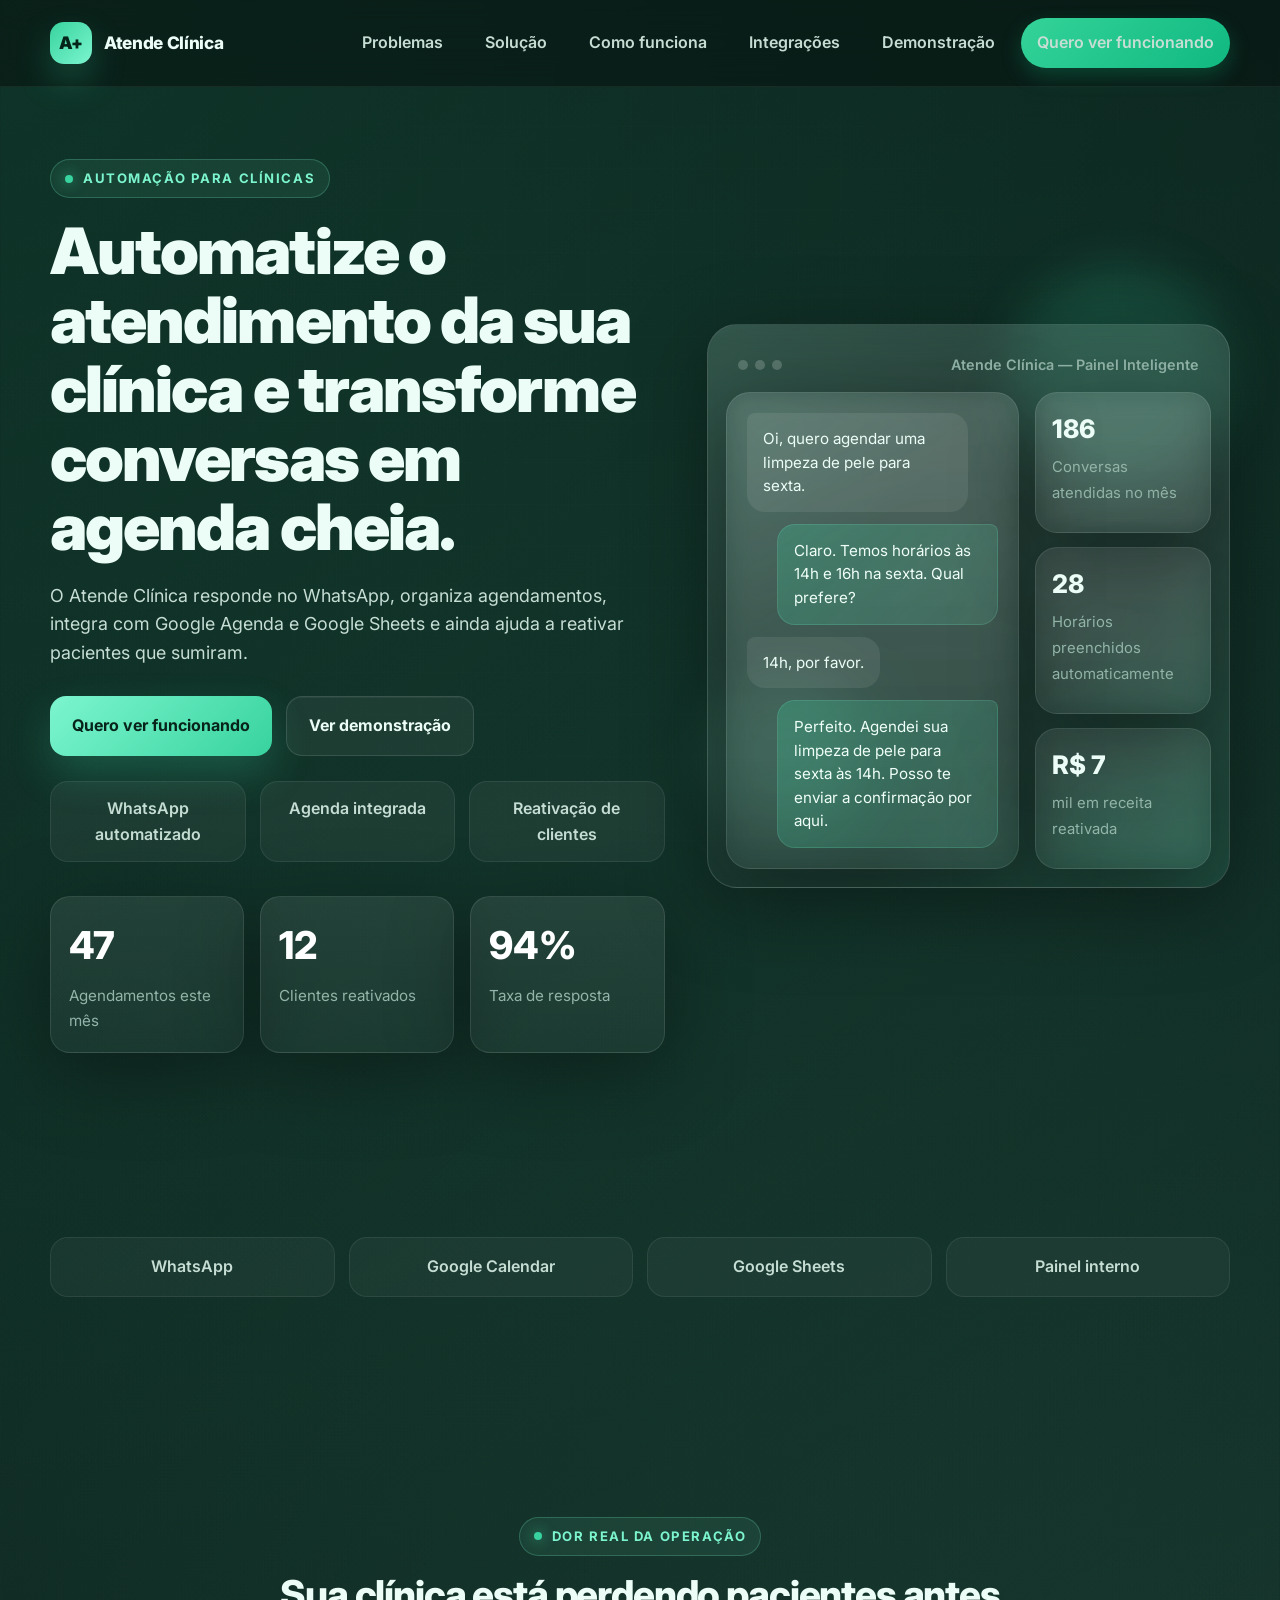
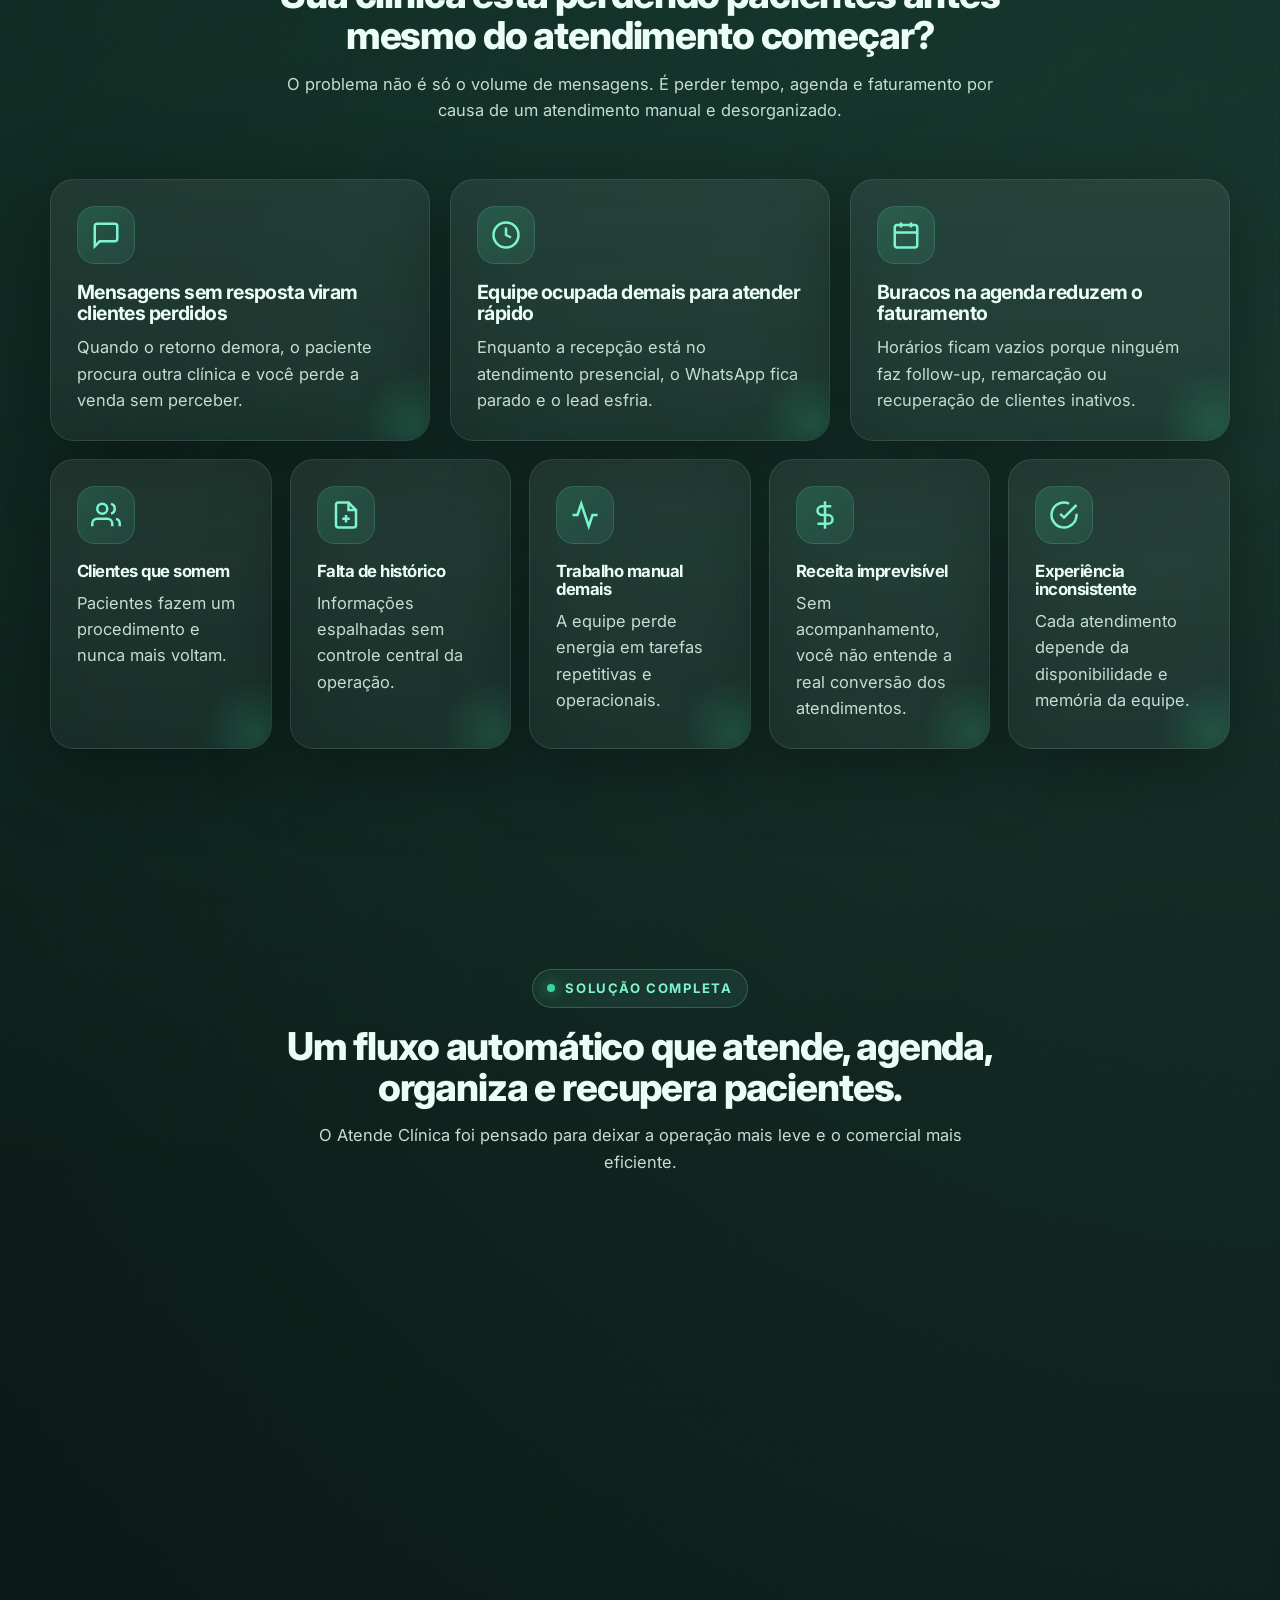
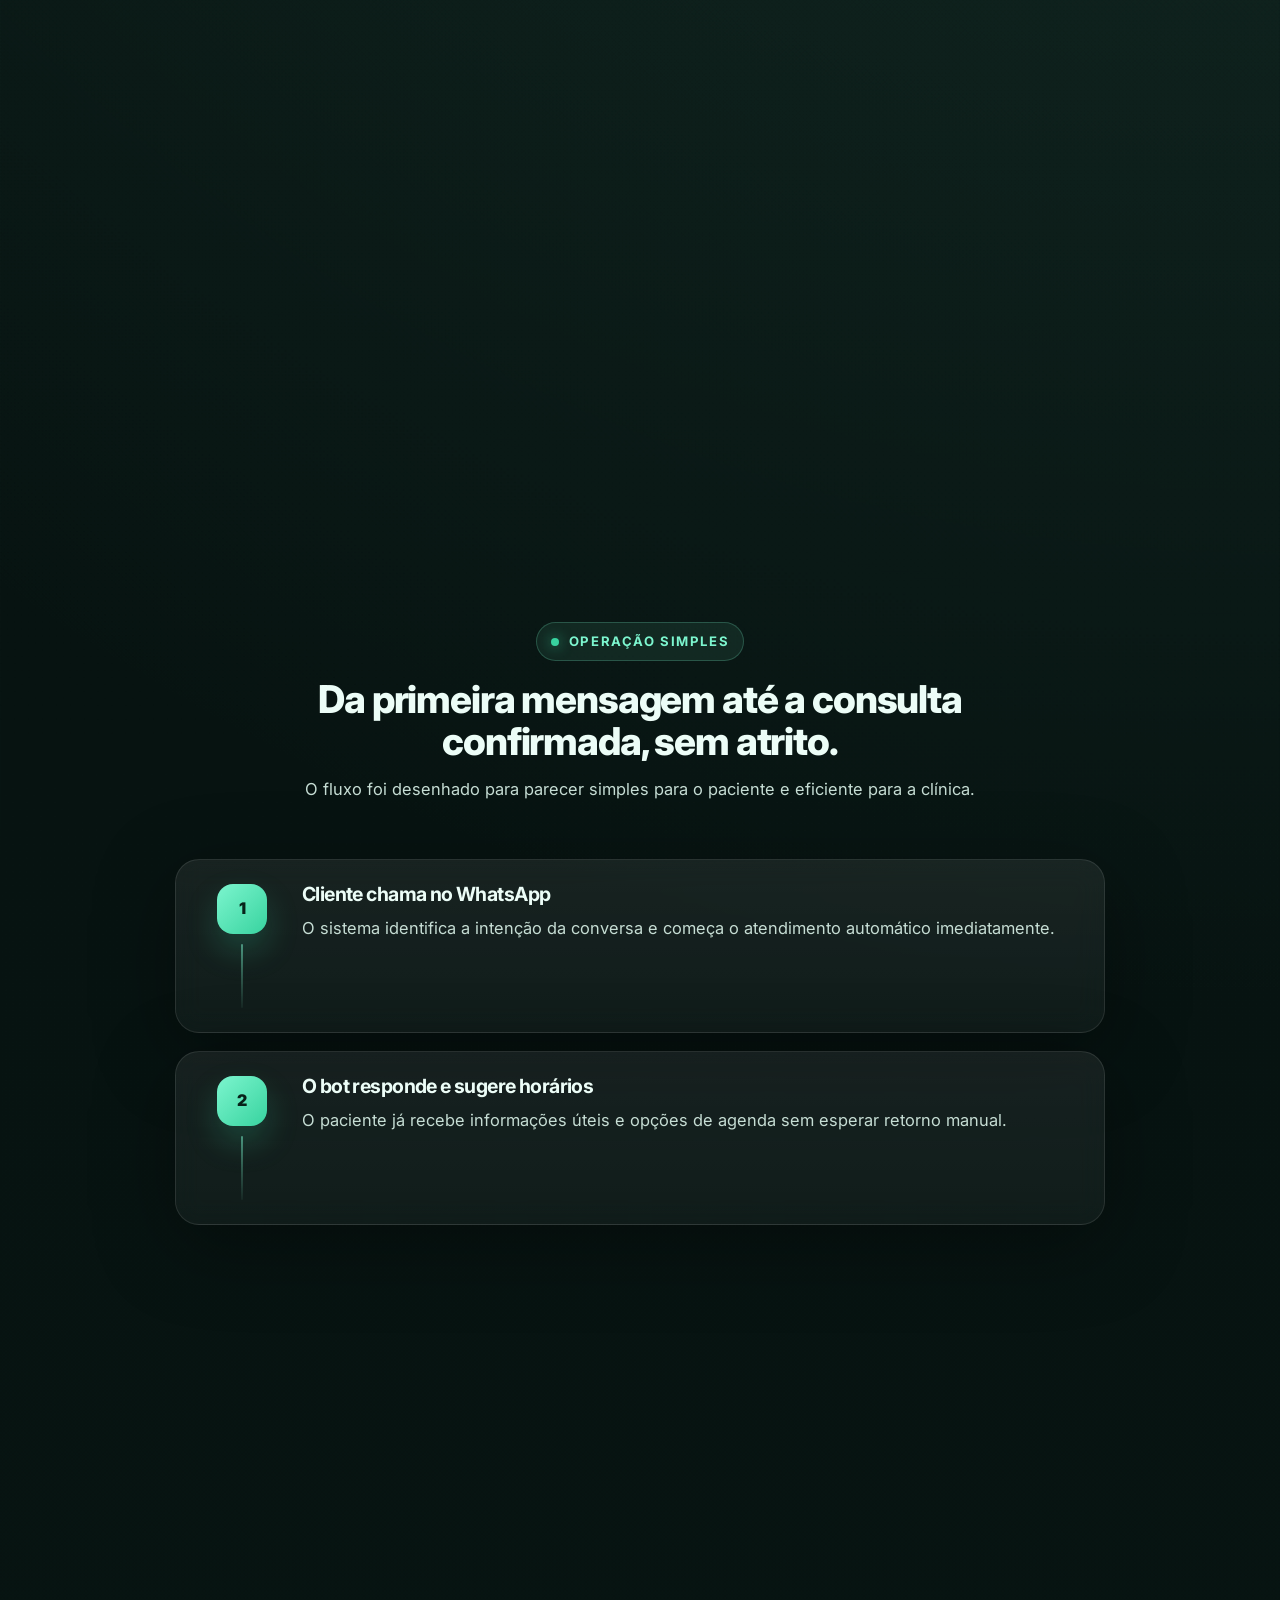
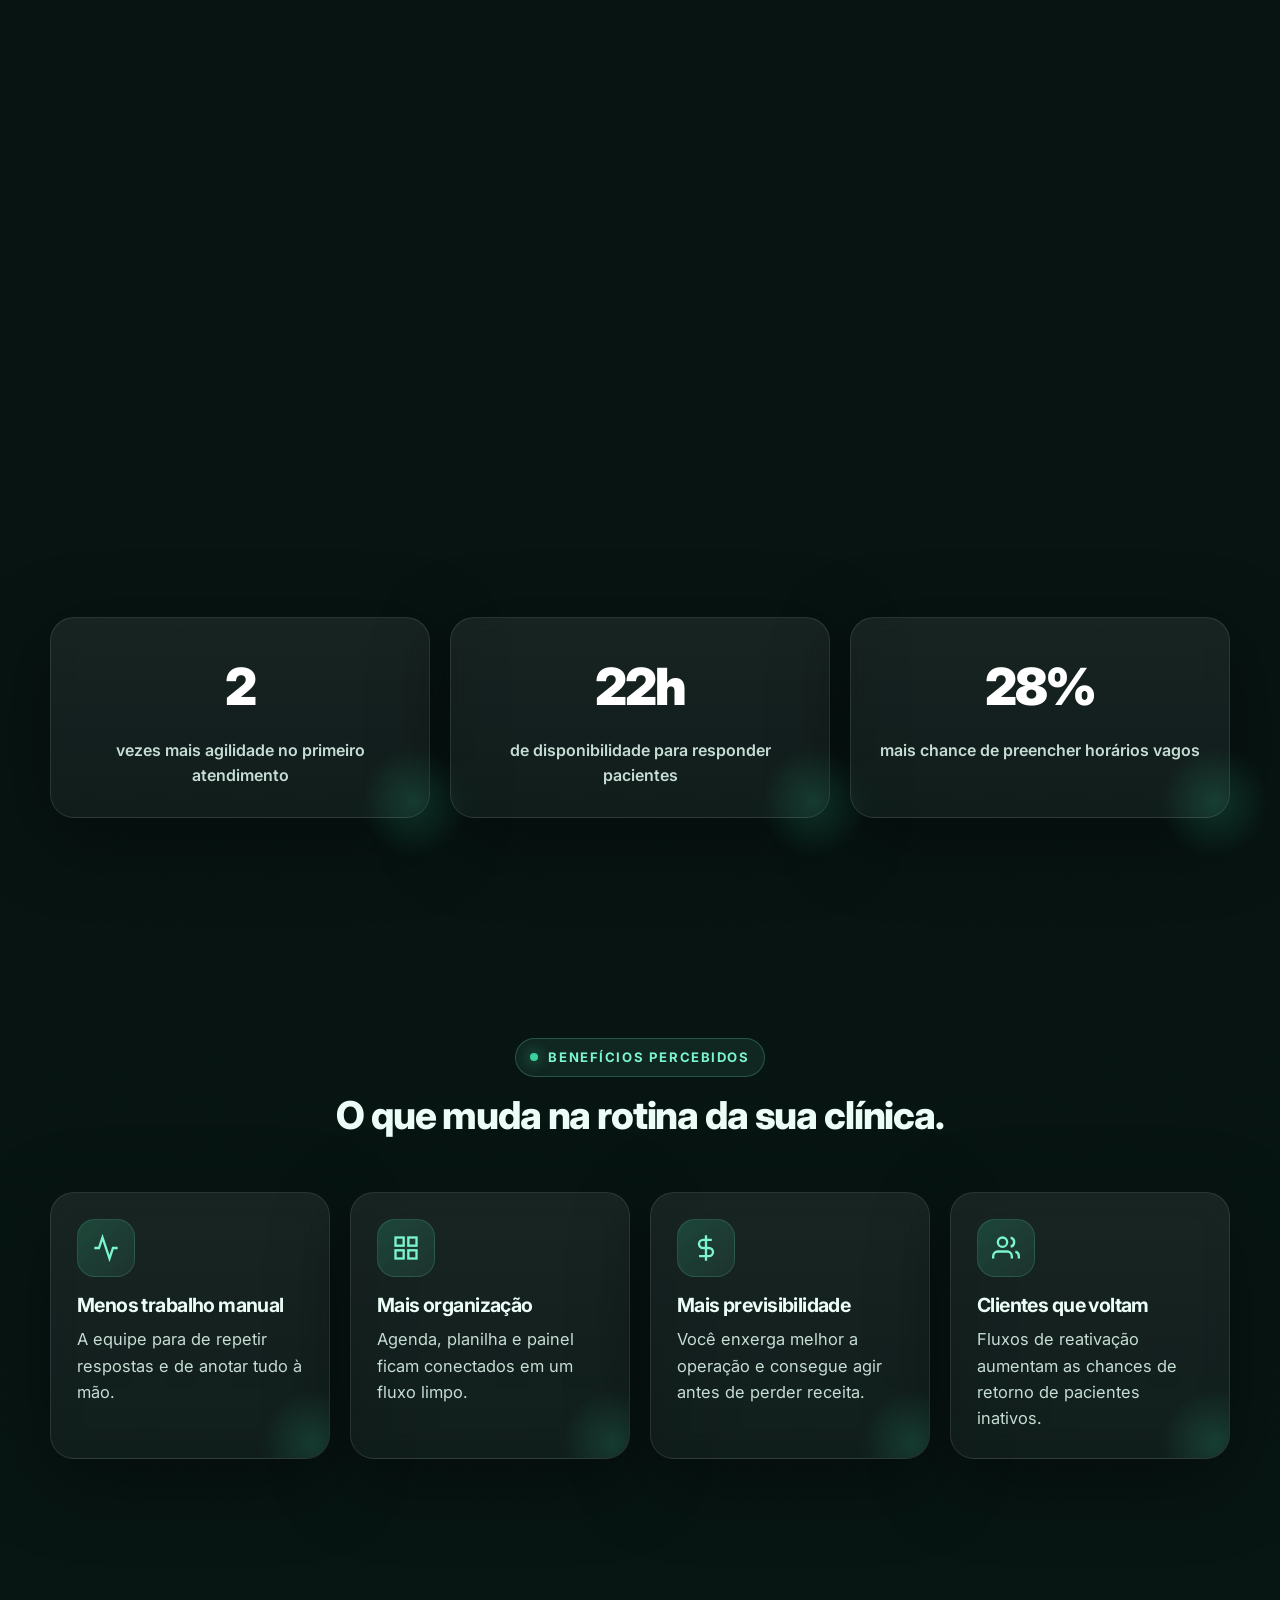
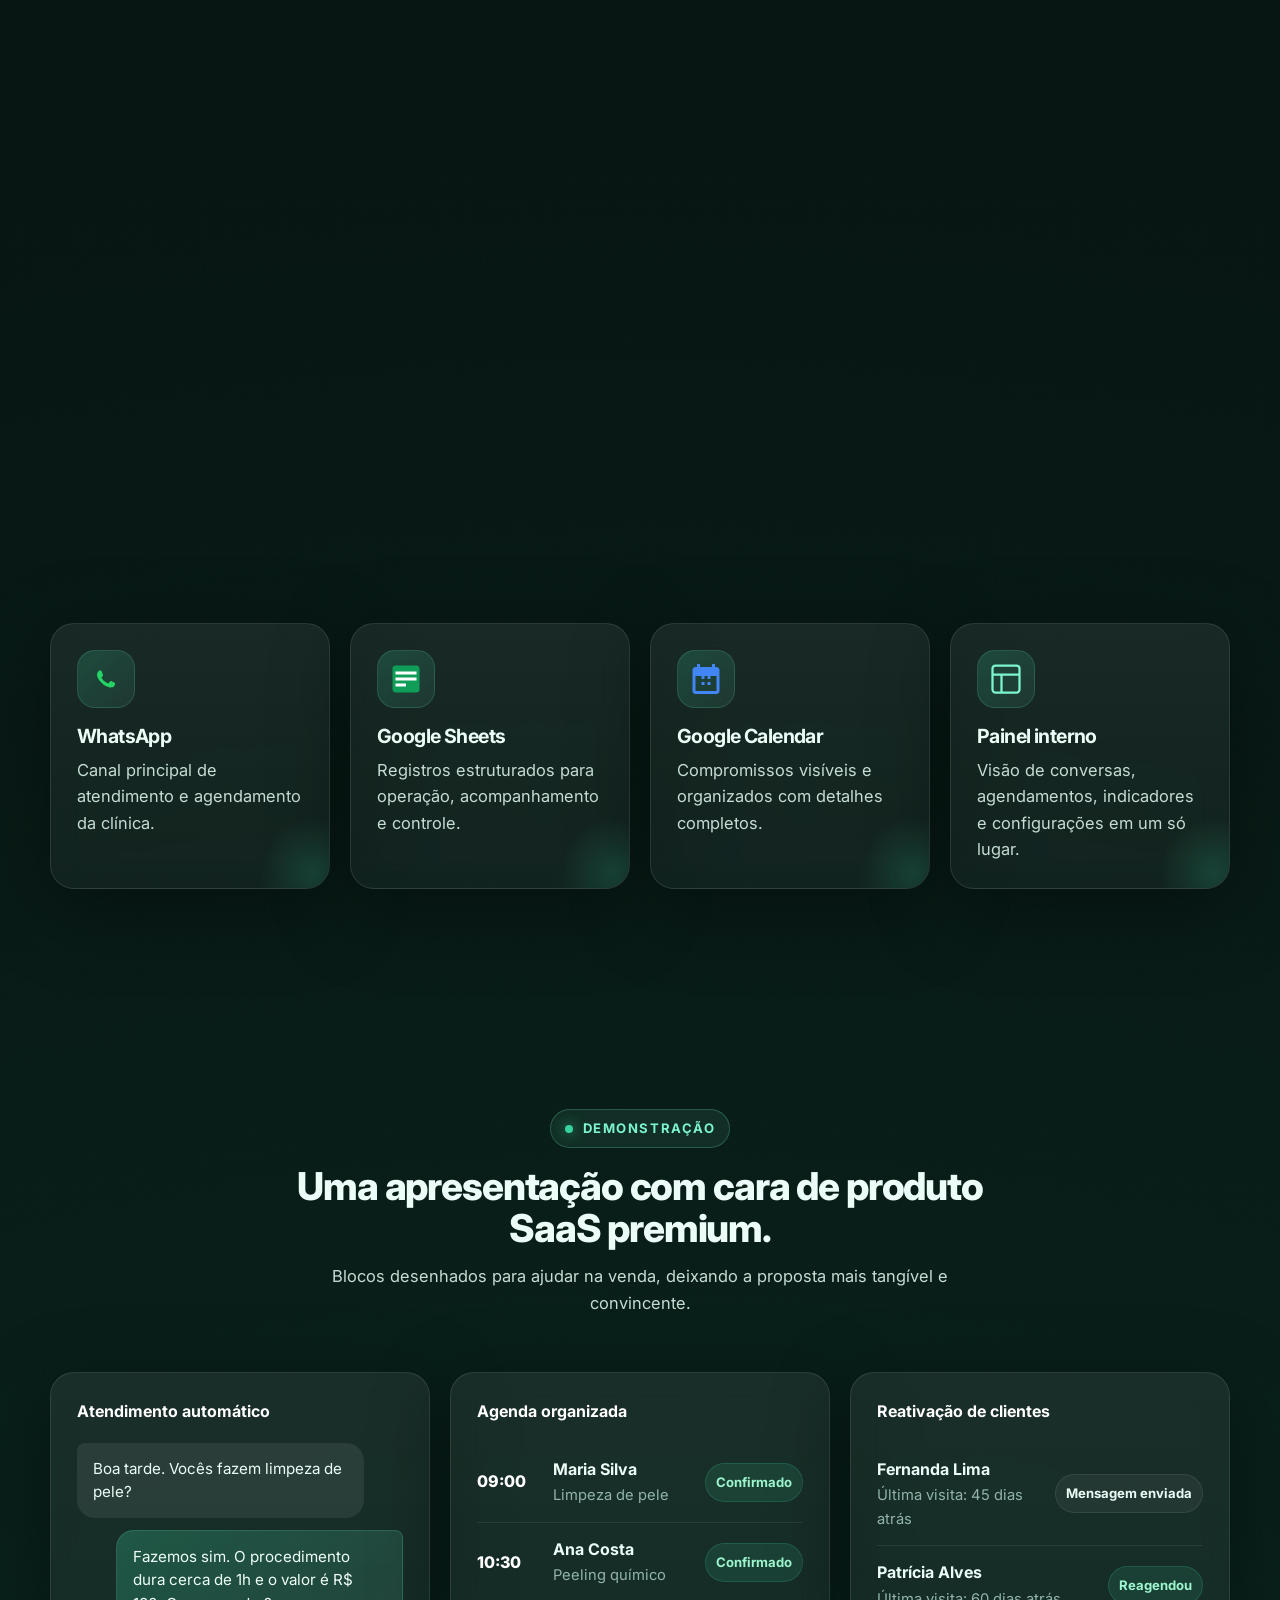
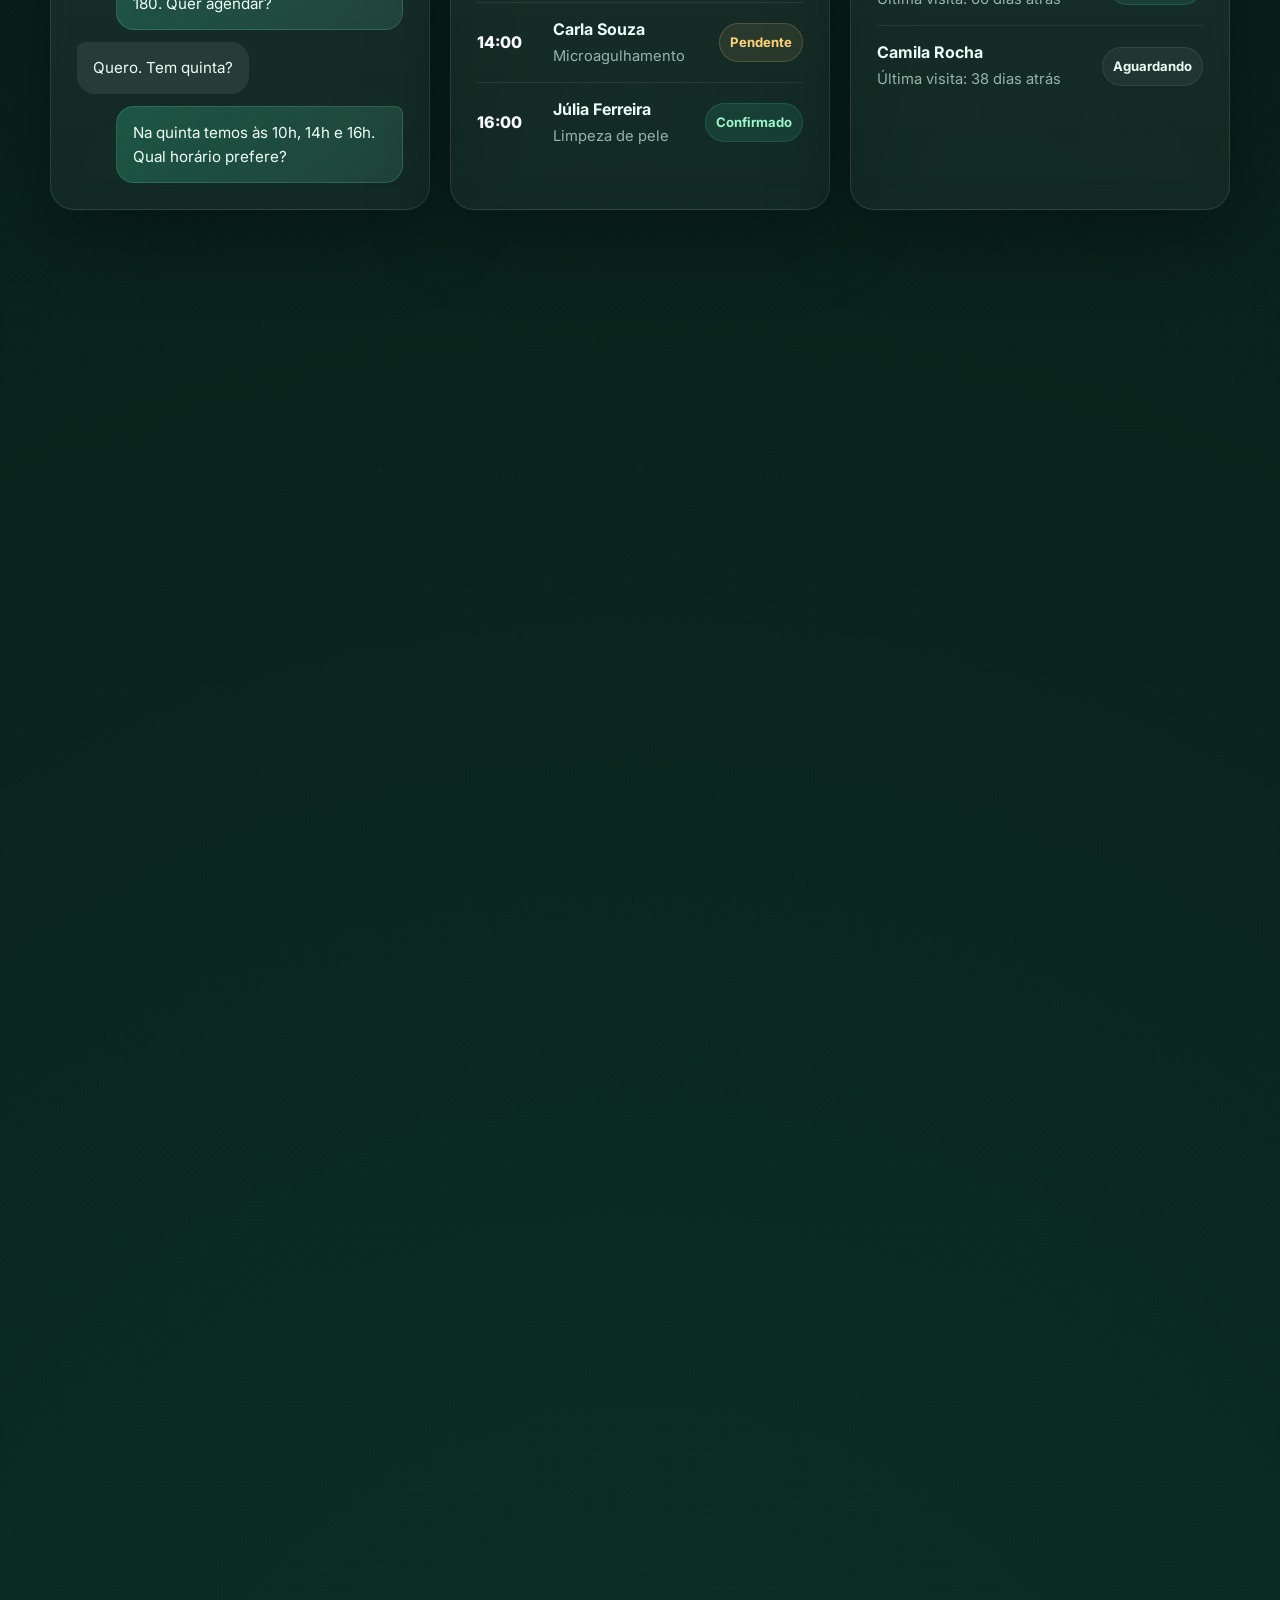
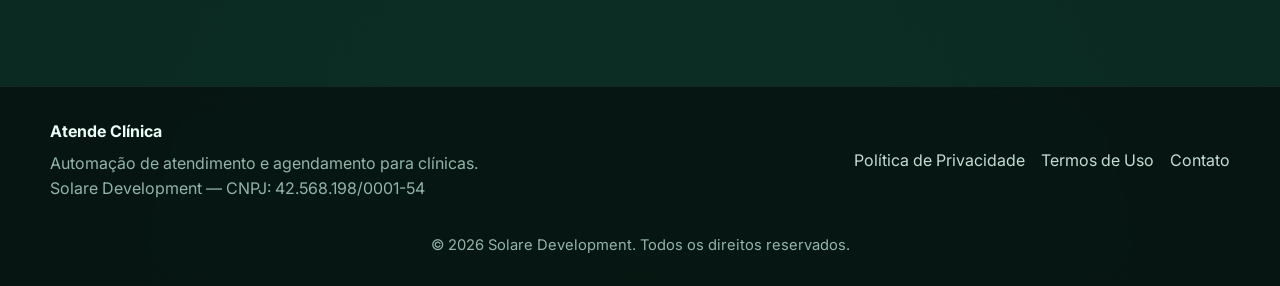
<file: index.html>
<!DOCTYPE html>
<html lang="pt-BR">
<head>
  <meta charset="UTF-8" />
  <meta name="viewport" content="width=device-width, initial-scale=1.0" />
  <meta
    name="description"
    content="Atende Clínica: automação de atendimento, agendamento e reativação de clientes para clínicas. WhatsApp, Google Agenda e Google Sheets integrados."
  />
  <title>Atende Clínica | Automação de atendimento e agendamento para clínicas</title>
  <link rel="preconnect" href="https://fonts.googleapis.com" />
  <link rel="preconnect" href="https://fonts.gstatic.com" crossorigin />
  <link
    href="https://fonts.googleapis.com/css2?family=Inter:wght@400;500;600;700;800;900&display=swap"
    rel="stylesheet"
  />
  <style>
    :root {
      --bg: #071311;
      --bg-soft: #0b1c19;
      --surface: rgba(15, 34, 29, 0.78);
      --surface-strong: rgba(16, 40, 35, 0.95);
      --card: rgba(255, 255, 255, 0.06);
      --card-border: rgba(255, 255, 255, 0.1);
      --text: #ecfdf7;
      --text-soft: #c6ddd4;
      --text-muted: #93b5a9;
      --primary: #38d39f;
      --primary-2: #1fb981;
      --accent: #7cf5ce;
      --danger: #ff8f8f;
      --warning: #ffd37a;
      --shadow: 0 20px 80px rgba(0, 0, 0, 0.35);
      --radius-xl: 30px;
      --radius-lg: 22px;
      --radius-md: 16px;
      --container: 1180px;
      --nav-h: 86px;
    }

    * {
      margin: 0;
      padding: 0;
      box-sizing: border-box;
    }

    html {
      scroll-behavior: smooth;
    }

    body {
      font-family: 'Inter', system-ui, -apple-system, BlinkMacSystemFont, 'Segoe UI', sans-serif;
      color: var(--text);
      background:
        radial-gradient(circle at 0% 0%, rgba(56, 211, 159, 0.18), transparent 28%),
        radial-gradient(circle at 100% 20%, rgba(124, 245, 206, 0.14), transparent 28%),
        radial-gradient(circle at 50% 100%, rgba(31, 185, 129, 0.14), transparent 35%),
        linear-gradient(180deg, #06110f 0%, #071311 40%, #081815 100%);
      line-height: 1.6;
      overflow-x: hidden;
    }

    body::before {
      content: '';
      position: fixed;
      inset: 0;
      pointer-events: none;
      background-image:
        linear-gradient(rgba(255,255,255,0.025) 1px, transparent 1px),
        linear-gradient(90deg, rgba(255,255,255,0.025) 1px, transparent 1px);
      background-size: 42px 42px;
      mask-image: radial-gradient(circle at center, black 40%, transparent 85%);
      opacity: 0.45;
      z-index: 0;
    }

    a {
      color: inherit;
      text-decoration: none;
    }

    img {
      max-width: 100%;
      display: block;
    }

    .container {
      width: min(var(--container), calc(100% - 2rem));
      margin: 0 auto;
      position: relative;
      z-index: 1;
    }

    .section {
      padding: 110px 0;
      position: relative;
      z-index: 1;
    }

    .section-heading {
      max-width: 760px;
      margin: 0 auto 56px;
      text-align: center;
    }

    .eyebrow {
      display: inline-flex;
      align-items: center;
      gap: 10px;
      padding: 8px 14px;
      border-radius: 999px;
      border: 1px solid rgba(124, 245, 206, 0.22);
      background: rgba(124, 245, 206, 0.08);
      color: var(--accent);
      font-size: 0.82rem;
      font-weight: 700;
      letter-spacing: 0.12em;
      text-transform: uppercase;
      margin-bottom: 18px;
    }

    .eyebrow::before {
      content: '';
      width: 8px;
      height: 8px;
      border-radius: 50%;
      background: var(--primary);
      box-shadow: 0 0 14px rgba(56, 211, 159, 0.8);
    }

    h1, h2, h3, h4 {
      line-height: 1.08;
      letter-spacing: -0.03em;
    }

    h1 {
      font-size: clamp(2.6rem, 5vw, 5rem);
      font-weight: 900;
    }

    h2 {
      font-size: clamp(2rem, 3vw, 3.4rem);
      font-weight: 800;
      margin-bottom: 14px;
    }

    h3 {
      font-size: 1.22rem;
      font-weight: 700;
      margin-bottom: 10px;
    }

    .section-subtitle,
    .subtitle,
    p {
      color: var(--text-soft);
      font-size: 1.03rem;
    }

    .section-subtitle {
      max-width: 720px;
      margin: 0 auto;
    }

    header {
      position: sticky;
      top: 0;
      z-index: 20;
      backdrop-filter: blur(18px);
      background: rgba(7, 19, 17, 0.58);
      border-bottom: 1px solid rgba(255, 255, 255, 0.06);
    }

    .nav-wrap {
      width: min(var(--container), calc(100% - 2rem));
      margin: 0 auto;
      min-height: var(--nav-h);
      display: flex;
      align-items: center;
      justify-content: space-between;
      gap: 24px;
    }

    .logo {
      display: flex;
      align-items: center;
      gap: 12px;
      font-weight: 800;
      font-size: 1.08rem;
      letter-spacing: -0.02em;
    }

    .logo-mark {
      width: 42px;
      height: 42px;
      border-radius: 14px;
      display: grid;
      place-items: center;
      background: linear-gradient(135deg, var(--primary), #7cf5ce);
      color: #05251b;
      font-weight: 900;
      box-shadow: 0 16px 34px rgba(56, 211, 159, 0.25);
    }

    .nav-links {
      display: flex;
      align-items: center;
      gap: 10px;
      flex-wrap: wrap;
    }

    .nav-links a {
      padding: 12px 16px;
      border-radius: 999px;
      color: var(--text-soft);
      font-weight: 600;
      transition: 0.28s ease;
    }

    .nav-links a:hover {
      color: var(--text);
      background: rgba(255, 255, 255, 0.06);
      transform: translateY(-2px);
    }

    .cta-nav,
    .cta-primary,
    .cta-secondary {
      display: inline-flex;
      align-items: center;
      justify-content: center;
      gap: 10px;
      font-weight: 700;
      border-radius: 16px;
      transition: transform 0.28s ease, box-shadow 0.28s ease, border-color 0.28s ease, background 0.28s ease;
      will-change: transform;
    }

    .cta-nav,
    .cta-primary {
      color: #07231a;
      background: linear-gradient(135deg, var(--accent), var(--primary));
      box-shadow: 0 18px 40px rgba(56, 211, 159, 0.24);
    }

    .cta-nav:hover,
    .cta-primary:hover {
  transform: translateY(-2px);
  box-shadow: 0 12px 28px rgba(16, 185, 129, 0.35);
  filter: brightness(1.05);
    }

    .cta-nav {
      padding: 12px 18px;
        background: linear-gradient(135deg, #34d399, #10b981);
  color: white;
  font-weight: 600;
  border-radius: 999px;
  padding: 14px 28px;
  transition: all 0.2s ease;
  box-shadow: 0 8px 20px rgba(16, 185, 129, 0.25);
    }

    .cta-primary {
      padding: 16px 22px;
    }

    .cta-secondary {
      padding: 16px 22px;
      color: var(--text);
      border: 1px solid rgba(255,255,255,0.12);
      background: rgba(255,255,255,0.05);
      box-shadow: inset 0 1px 0 rgba(255,255,255,0.05);
    }

    .cta-secondary:hover {
      transform: translateY(-3px);
      background: rgba(255,255,255,0.09);
      border-color: rgba(124,245,206,0.22);
    }

    .hero {
      padding: 72px 0 40px;
      min-height: calc(100vh - var(--nav-h));
      display: flex;
      align-items: center;
    }

    .hero-grid {
      display: grid;
      grid-template-columns: 1.08fr 0.92fr;
      gap: 42px;
      align-items: center;
    }

    .hero-copy {
      max-width: 650px;
    }

    .hero-copy .subtitle {
      margin: 20px 0 28px;
      font-size: 1.12rem;
      max-width: 600px;
    }

    .hero-actions {
      display: flex;
      gap: 14px;
      flex-wrap: wrap;
      margin-bottom: 26px;
    }

    .hero-proof {
      display: grid;
      grid-template-columns: repeat(3, minmax(0, 1fr));
      gap: 14px;
      margin-top: 24px;
    }

    .hero-proof-item {
      padding: 14px 16px;
      border-radius: 18px;
      background: rgba(255,255,255,0.05);
      border: 1px solid rgba(255,255,255,0.08);
      color: var(--text-soft);
      font-weight: 600;
      text-align: center;
    }

    .hero-stats-strip {
      display: grid;
      grid-template-columns: repeat(3, minmax(0, 1fr));
      gap: 16px;
      margin-top: 34px;
    }

    .stat-chip {
      padding: 18px;
      border-radius: 20px;
      background: linear-gradient(180deg, rgba(255,255,255,0.08), rgba(255,255,255,0.04));
      border: 1px solid rgba(255,255,255,0.1);
      box-shadow: var(--shadow);
    }

    .stat-chip strong {
      display: block;
      font-size: clamp(1.7rem, 3vw, 2.5rem);
      font-weight: 800;
      color: white;
      margin-bottom: 6px;
    }

    .stat-chip span {
      color: var(--text-muted);
      font-size: 0.95rem;
    }

    .hero-visual {
      position: relative;
    }

    .hero-visual::before,
    .hero-visual::after {
      content: '';
      position: absolute;
      border-radius: 50%;
      filter: blur(24px);
      z-index: -1;
    }

    .hero-visual::before {
      width: 220px;
      height: 220px;
      background: rgba(56, 211, 159, 0.18);
      top: -10%;
      right: 0;
    }

    .hero-visual::after {
      width: 160px;
      height: 160px;
      background: rgba(124, 245, 206, 0.12);
      bottom: 10%;
      left: 0;
    }

    .dashboard-shell {
      position: relative;
      border-radius: 30px;
      padding: 18px;
      background: linear-gradient(180deg, rgba(255,255,255,0.12), rgba(255,255,255,0.04));
      border: 1px solid rgba(255,255,255,0.12);
      box-shadow: var(--shadow);
      backdrop-filter: blur(20px);
      overflow: hidden;
    }

    .dashboard-shell::before {
      content: '';
      position: absolute;
      inset: 0;
      background: linear-gradient(135deg, rgba(124, 245, 206, 0.08), transparent 35%, transparent 65%, rgba(56, 211, 159, 0.12));
      pointer-events: none;
    }

    .mockup-header {
      display: flex;
      align-items: center;
      justify-content: space-between;
      gap: 12px;
      padding: 10px 12px 16px;
    }

    .mockup-topline {
      display: flex;
      align-items: center;
      gap: 7px;
    }

    .mockup-dot {
      width: 10px;
      height: 10px;
      border-radius: 50%;
      background: rgba(255,255,255,0.2);
    }

    .mockup-title {
      color: var(--text-muted);
      font-size: 0.9rem;
      font-weight: 600;
    }

    .dashboard-body {
      display: grid;
      grid-template-columns: 1.25fr 0.75fr;
      gap: 16px;
    }

    .panel,
    .mini-panel,
    .glass-card,
    .problem-card,
    .solution-item,
    .benefit-card,
    .integration-card,
    .demo-card,
    .step,
    .pain-card,
    .metric-card,
    .feature-card,
    .testimonial-card {
      background: linear-gradient(180deg, rgba(255,255,255,0.07), rgba(255,255,255,0.04));
      border: 1px solid rgba(255,255,255,0.1);
      backdrop-filter: blur(14px);
      box-shadow: var(--shadow);
    }

    .panel {
      border-radius: 24px;
      padding: 20px;
    }

    .chat-stack,
    .demo-chat {
      display: flex;
      flex-direction: column;
      gap: 12px;
    }

    .chat-bubble,
    .demo-msg {
      max-width: 88%;
      padding: 14px 16px;
      border-radius: 18px;
      font-size: 0.95rem;
      line-height: 1.55;
    }

    .chat-client,
    .demo-msg-client {
      background: rgba(255,255,255,0.08);
      color: var(--text);
      align-self: flex-start;
      border-top-left-radius: 8px;
    }

    .chat-bot,
    .demo-msg-bot {
      background: linear-gradient(135deg, rgba(56,211,159,0.26), rgba(124,245,206,0.12));
      color: #effff8;
      align-self: flex-end;
      border-top-right-radius: 8px;
      border: 1px solid rgba(124,245,206,0.16);
    }

    .side-stack {
      display: grid;
      gap: 14px;
    }

    .mini-panel {
      border-radius: 22px;
      padding: 16px;
    }

    .mini-panel strong {
      display: block;
      font-size: 1.6rem;
      margin-bottom: 4px;
      font-weight: 800;
    }

    .mini-panel span {
      color: var(--text-muted);
      font-size: 0.93rem;
    }

    .logo-cloud {
      display: grid;
      grid-template-columns: repeat(4, minmax(0, 1fr));
      gap: 14px;
      margin-top: 34px;
    }

    .logo-chip {
      padding: 16px;
      text-align: center;
      border-radius: 18px;
      background: rgba(255,255,255,0.04);
      border: 1px solid rgba(255,255,255,0.08);
      color: var(--text-soft);
      font-weight: 600;
    }

    .pain-grid,
    .benefits-grid,
    .integrations-grid,
    .demo-grid,
    .metrics-grid,
    .testimonials-grid {
      display: grid;
      gap: 20px;
    }

    .pain-grid {
      grid-template-columns: repeat(3, minmax(0, 1fr));
    }

    .benefits-grid,
    .integrations-grid {
      grid-template-columns: repeat(4, minmax(0, 1fr));
    }

    .demo-grid,
    .metrics-grid,
    .testimonials-grid {
      grid-template-columns: repeat(3, minmax(0, 1fr));
    }

    .pain-card,
    .problem-card,
    .benefit-card,
    .integration-card,
    .demo-card,
    .testimonial-card {
      border-radius: 24px;
      padding: 26px;
      position: relative;
      overflow: hidden;
      transition: transform 0.35s ease, border-color 0.35s ease, background 0.35s ease;
    }

    .pain-card:hover,
    .problem-card:hover,
    .benefit-card:hover,
    .integration-card:hover,
    .demo-card:hover,
    .testimonial-card:hover,
    .solution-item:hover,
    .metric-card:hover {
      transform: translateY(-8px);
      border-color: rgba(124,245,206,0.24);
      background: linear-gradient(180deg, rgba(255,255,255,0.09), rgba(255,255,255,0.05));
    }

    .pain-icon,
    .problem-icon,
    .benefit-icon,
    .integration-icon {
      width: 58px;
      height: 58px;
      border-radius: 18px;
      display: grid;
      place-items: center;
      margin-bottom: 18px;
      background: linear-gradient(135deg, rgba(56,211,159,0.2), rgba(124,245,206,0.08));
      border: 1px solid rgba(124,245,206,0.14);
      color: var(--accent);
    }

    .pain-card p,
    .problem-card p,
    .benefit-card p,
    .integration-card p,
    .demo-card p,
    .testimonial-card p {
      color: var(--text-soft);
    }

    .problem-card::after,
    .benefit-card::after,
    .integration-card::after,
    .pain-card::after,
    .metric-card::after,
    .testimonial-card::after {
      content: '';
      position: absolute;
      inset: auto -40px -40px auto;
      width: 110px;
      height: 110px;
      border-radius: 50%;
      background: radial-gradient(circle, rgba(56,211,159,0.18), transparent 70%);
      pointer-events: none;
    }

    .problem-grid-5 {
      display: grid;
      grid-template-columns: repeat(5, minmax(0, 1fr));
      gap: 18px;
    }

    .problem-card h3 {
      font-size: 1.05rem;
    }

    .solution-wrap {
      display: grid;
      grid-template-columns: 0.92fr 1.08fr;
      gap: 30px;
      align-items: start;
    }

    .feature-panel {
      position: sticky;
      top: 110px;
      border-radius: 28px;
      padding: 28px;
      background: linear-gradient(180deg, rgba(15,43,36,0.95), rgba(11,29,25,0.9));
      border: 1px solid rgba(255,255,255,0.08);
      box-shadow: var(--shadow);
    }

    .feature-list {
      display: grid;
      gap: 14px;
      margin-top: 26px;
    }

    .feature-card {
      padding: 16px 18px;
      border-radius: 18px;
    }

    .feature-card strong {
      display: block;
      margin-bottom: 4px;
    }

    .solution-grid {
      display: grid;
      grid-template-columns: repeat(2, minmax(0, 1fr));
      gap: 18px;
    }

    .solution-item {
      padding: 24px;
      border-radius: 24px;
      position: relative;
      overflow: hidden;
      transition: 0.35s ease;
    }

    .solution-number {
      width: 44px;
      height: 44px;
      border-radius: 14px;
      display: grid;
      place-items: center;
      margin-bottom: 18px;
      font-weight: 800;
      background: linear-gradient(135deg, var(--accent), var(--primary));
      color: #062017;
      box-shadow: 0 16px 32px rgba(56,211,159,0.22);
    }

    .steps {
      max-width: 930px;
      margin: 0 auto;
      display: grid;
      gap: 18px;
    }

    .step {
      display: grid;
      grid-template-columns: 84px 1fr;
      gap: 18px;
      padding: 24px;
      border-radius: 24px;
      transition: 0.35s ease;
    }

    .step:hover {
      transform: translateY(-6px);
      border-color: rgba(124,245,206,0.24);
    }

    .step-indicator {
      display: flex;
      flex-direction: column;
      align-items: center;
      gap: 10px;
    }

    .step-number {
      width: 50px;
      height: 50px;
      display: grid;
      place-items: center;
      border-radius: 16px;
      background: linear-gradient(135deg, var(--accent), var(--primary));
      color: #07231a;
      font-weight: 900;
      box-shadow: 0 16px 32px rgba(56,211,159,0.22);
    }

    .step-line {
      width: 2px;
      flex: 1;
      min-height: 64px;
      background: linear-gradient(180deg, rgba(124,245,206,0.5), rgba(124,245,206,0.05));
      border-radius: 999px;
    }

    .metrics-grid {
      margin-top: 10px;
    }

    .metric-card {
      border-radius: 24px;
      padding: 28px;
      text-align: center;
      transition: 0.35s ease;
    }

    .metric-number {
      display: block;
      font-size: clamp(2.2rem, 4vw, 3.4rem);
      font-weight: 900;
      color: white;
      margin-bottom: 10px;
      letter-spacing: -0.04em;
    }

    .metric-label {
      color: var(--text-soft);
      font-weight: 600;
    }

    .demo-card-header {
      font-size: 1rem;
      font-weight: 700;
      margin-bottom: 18px;
      color: white;
    }

    .agenda-item,
    .reactivation-item {
      display: flex;
      align-items: center;
      justify-content: space-between;
      gap: 14px;
      padding: 14px 0;
      border-bottom: 1px solid rgba(255,255,255,0.08);
    }

    .agenda-item:last-child,
    .reactivation-item:last-child {
      border-bottom: 0;
      padding-bottom: 0;
    }

    .agenda-time {
      font-weight: 800;
      color: white;
      min-width: 62px;
    }

    .agenda-detail,
    .reactivation-info {
      flex: 1;
      display: flex;
      flex-direction: column;
      gap: 2px;
    }

    .agenda-detail span,
    .reactivation-info span {
      color: var(--text-muted);
      font-size: 0.92rem;
    }

    .agenda-status,
    .reactivation-badge {
      padding: 8px 10px;
      border-radius: 999px;
      font-size: 0.82rem;
      font-weight: 700;
      white-space: nowrap;
      border: 1px solid rgba(255,255,255,0.08);
      background: rgba(255,255,255,0.05);
    }

    .confirmed,
    .success {
      color: #9ef6cf;
      background: rgba(56,211,159,0.12);
      border-color: rgba(56,211,159,0.18);
    }

    .pending {
      color: var(--warning);
      background: rgba(255,211,122,0.09);
      border-color: rgba(255,211,122,0.18);
    }

    .testimonial-card {
      min-height: 100%;
    }

    .testimonial-stars {
      color: #ffe08a;
      letter-spacing: 0.12em;
      margin-bottom: 14px;
      font-size: 0.95rem;
    }

    .testimonial-author {
      margin-top: 18px;
      display: flex;
      flex-direction: column;
      gap: 2px;
    }

    .testimonial-author strong {
      color: white;
    }

    .testimonial-author span {
      color: var(--text-muted);
      font-size: 0.92rem;
    }

    .cta-final {
      padding-bottom: 120px;
    }

    .cta-final-content {
      position: relative;
      overflow: hidden;
      border-radius: 34px;
      padding: 56px;
      background:
        radial-gradient(circle at top right, rgba(124,245,206,0.2), transparent 28%),
        radial-gradient(circle at bottom left, rgba(56,211,159,0.2), transparent 28%),
        linear-gradient(135deg, #0f2d27, #0b1f1b 55%, #0d2621);
      border: 1px solid rgba(255,255,255,0.1);
      box-shadow: var(--shadow);
      text-align: center;
    }

    .cta-final-content h2 {
      max-width: 840px;
      margin: 0 auto 16px;
    }

    .cta-final-content p {
      max-width: 760px;
      margin: 0 auto 28px;
      font-size: 1.08rem;
    }

    .cta-final-actions {
      display: flex;
      justify-content: center;
      gap: 14px;
      flex-wrap: wrap;
    }

    footer {
      border-top: 1px solid rgba(255,255,255,0.08);
      background: rgba(5, 14, 12, 0.7);
      backdrop-filter: blur(14px);
      position: relative;
      z-index: 1;
    }

    .footer-wrap {
      width: min(var(--container), calc(100% - 2rem));
      margin: 0 auto;
      padding: 32px 0;
      display: flex;
      justify-content: space-between;
      gap: 24px;
      flex-wrap: wrap;
      align-items: center;
    }

    .footer-copy {
      color: var(--text-muted);
    }

    .footer-copy strong {
      color: var(--text);
      display: block;
      margin-bottom: 6px;
    }

    .footer-links {
      display: flex;
      flex-wrap: wrap;
      gap: 16px;
    }

    .footer-links a {
      color: var(--text-soft);
      transition: 0.25s ease;
    }

    .footer-links a:hover {
      color: var(--accent);
    }

    .copyright {
      text-align: center;
      padding: 0 1rem 28px;
      color: var(--text-muted);
      font-size: 0.92rem;
    }

    .reveal {
      opacity: 0;
      transform: translateY(34px);
      transition: opacity 0.8s ease, transform 0.8s ease;
    }

    .reveal-left {
      opacity: 0;
      transform: translateX(-54px);
      transition: opacity 0.85s ease, transform 0.85s ease;
    }

    .reveal-right {
      opacity: 0;
      transform: translateX(54px);
      transition: opacity 0.85s ease, transform 0.85s ease;
    }

    .reveal.is-visible,
    .reveal-left.is-visible,
    .reveal-right.is-visible {
      opacity: 1;
      transform: translate(0, 0);
    }

    @media (max-width: 1160px) {
      .problem-grid-5 {
        grid-template-columns: repeat(3, minmax(0, 1fr));
      }

      .benefits-grid,
      .integrations-grid,
      .demo-grid,
      .metrics-grid,
      .testimonials-grid,
      .pain-grid {
        grid-template-columns: repeat(2, minmax(0, 1fr));
      }
    }

    @media (max-width: 980px) {
      :root {
        --nav-h: 78px;
      }

      .hero-grid,
      .solution-wrap,
      .dashboard-body {
        grid-template-columns: 1fr;
      }

      .hero {
        padding-top: 42px;
      }

      .feature-panel {
        position: relative;
        top: 0;
      }

      .hero-proof,
      .hero-stats-strip,
      .solution-grid,
      .logo-cloud {
        grid-template-columns: repeat(2, minmax(0, 1fr));
      }

      .nav-wrap {
        flex-direction: column;
        justify-content: center;
        padding: 14px 0;
      }

      .nav-links {
        justify-content: center;
      }
    }

    @media (max-width: 720px) {
      .section {
        padding: 86px 0;
      }

      h1 {
        font-size: 2.5rem;
      }

      h2 {
        font-size: 1.9rem;
      }

      .problem-grid-5,
      .benefits-grid,
      .integrations-grid,
      .demo-grid,
      .metrics-grid,
      .testimonials-grid,
      .pain-grid,
      .solution-grid,
      .hero-proof,
      .hero-stats-strip,
      .logo-cloud {
        grid-template-columns: 1fr;
      }

      .step {
        grid-template-columns: 1fr;
      }

      .step-indicator {
        flex-direction: row;
        align-items: center;
      }

      .step-line {
        width: 100%;
        height: 2px;
        min-height: 2px;
      }

      .cta-final-content {
        padding: 36px 22px;
      }

      .footer-wrap {
        flex-direction: column;
        align-items: flex-start;
      }

      .hero-actions,
      .cta-final-actions {
        flex-direction: column;
      }

      .cta-primary,
      .cta-secondary {
        width: 100%;
      }
    }

    @media (prefers-reduced-motion: reduce) {
      html {
        scroll-behavior: auto;
      }

      *, *::before, *::after {
        animation: none !important;
        transition: none !important;
      }

      .reveal,
      .reveal-left,
      .reveal-right {
        opacity: 1 !important;
        transform: none !important;
      }
    }
  </style>
</head>
<body>
  <header>
    <div class="nav-wrap">
      <a class="logo" href="#top" aria-label="Atende Clínica">
        <span class="logo-mark">A+</span>
        <span>Atende Clínica</span>
      </a>

      <nav class="nav-links">
        <a href="#problemas">Problemas</a>
        <a href="#solucao">Solução</a>
        <a href="#como-funciona">Como funciona</a>
        <a href="#integracoes">Integrações</a>
        <a href="#demo">Demonstração</a>
        <a href="#contato" class="cta-nav">Quero ver funcionando</a>
      </nav>
    </div>
  </header>

  <main id="top">
    <section class="hero">
      <div class="container hero-grid">
        <div class="hero-copy reveal-left">
          <div class="eyebrow">Automação para clínicas</div>
          <h1>Automatize o atendimento da sua clínica e transforme conversas em agenda cheia.</h1>
          <p class="subtitle">
            O Atende Clínica responde no WhatsApp, organiza agendamentos, integra com Google Agenda e Google Sheets e ainda ajuda a reativar pacientes que sumiram.
          </p>

          <div class="hero-actions">
            <a href="#contato" class="cta-primary">Quero ver funcionando</a>
            <a href="#demo" class="cta-secondary">Ver demonstração</a>
          </div>

          <div class="hero-proof">
            <div class="hero-proof-item">WhatsApp automatizado</div>
            <div class="hero-proof-item">Agenda integrada</div>
            <div class="hero-proof-item">Reativação de clientes</div>
          </div>

          <div class="hero-stats-strip">
            <div class="stat-chip">
              <strong class="count-up" data-target="47">0</strong>
              <span>Agendamentos este mês</span>
            </div>
            <div class="stat-chip">
              <strong class="count-up" data-target="12">0</strong>
              <span>Clientes reativados</span>
            </div>
            <div class="stat-chip">
              <strong class="count-up" data-target="94" data-suffix="%">0%</strong>
              <span>Taxa de resposta</span>
            </div>
          </div>
        </div>

        <div class="hero-visual reveal-right">
          <div class="dashboard-shell">
            <div class="mockup-header">
              <div class="mockup-topline">
                <span class="mockup-dot"></span>
                <span class="mockup-dot"></span>
                <span class="mockup-dot"></span>
              </div>
              <span class="mockup-title">Atende Clínica — Painel Inteligente</span>
            </div>

            <div class="dashboard-body">
              <div class="panel">
                <div class="chat-stack">
                  <div class="chat-bubble chat-client">Oi, quero agendar uma limpeza de pele para sexta.</div>
                  <div class="chat-bubble chat-bot">Claro. Temos horários às 14h e 16h na sexta. Qual prefere?</div>
                  <div class="chat-bubble chat-client">14h, por favor.</div>
                  <div class="chat-bubble chat-bot">Perfeito. Agendei sua limpeza de pele para sexta às 14h. Posso te enviar a confirmação por aqui.</div>
                </div>
              </div>

              <div class="side-stack">
                <div class="mini-panel">
                  <strong class="count-up" data-target="186">0</strong>
                  <span>Conversas atendidas no mês</span>
                </div>
                <div class="mini-panel">
                  <strong class="count-up" data-target="28">0</strong>
                  <span>Horários preenchidos automaticamente</span>
                </div>
                <div class="mini-panel">
                  <strong class="count-up" data-target="7" data-prefix="R$ ">R$ 0</strong>
                  <span>mil em receita reativada</span>
                </div>
              </div>
            </div>
          </div>
        </div>
      </div>
    </section>

    <section class="section">
      <div class="container">
        <div class="logo-cloud reveal">
          <div class="logo-chip">WhatsApp</div>
          <div class="logo-chip">Google Calendar</div>
          <div class="logo-chip">Google Sheets</div>
          <div class="logo-chip">Painel interno</div>
        </div>
      </div>
    </section>

    <section class="section" id="problemas">
      <div class="container">
        <div class="section-heading reveal">
          <div class="eyebrow">Dor real da operação</div>
          <h2>Sua clínica está perdendo pacientes antes mesmo do atendimento começar?</h2>
          <p class="section-subtitle">
            O problema não é só o volume de mensagens. É perder tempo, agenda e faturamento por causa de um atendimento manual e desorganizado.
          </p>
        </div>

        <div class="pain-grid">
          <article class="pain-card reveal-left">
            <div class="pain-icon">
              <svg width="30" height="30" viewBox="0 0 24 24" fill="none" stroke="currentColor" stroke-width="2"><path d="M21 15a2 2 0 0 1-2 2H7l-4 4V5a2 2 0 0 1 2-2h14a2 2 0 0 1 2 2z"/><line x1="9" y1="10" x2="9" y2="10"/><line x1="15" y1="10" x2="15" y2="10"/></svg>
            </div>
            <h3>Mensagens sem resposta viram clientes perdidos</h3>
            <p>Quando o retorno demora, o paciente procura outra clínica e você perde a venda sem perceber.</p>
          </article>

          <article class="pain-card reveal">
            <div class="pain-icon">
              <svg width="30" height="30" viewBox="0 0 24 24" fill="none" stroke="currentColor" stroke-width="2"><circle cx="12" cy="12" r="10"/><polyline points="12 6 12 12 16 14"/></svg>
            </div>
            <h3>Equipe ocupada demais para atender rápido</h3>
            <p>Enquanto a recepção está no atendimento presencial, o WhatsApp fica parado e o lead esfria.</p>
          </article>

          <article class="pain-card reveal-right">
            <div class="pain-icon">
              <svg width="30" height="30" viewBox="0 0 24 24" fill="none" stroke="currentColor" stroke-width="2"><rect x="3" y="4" width="18" height="18" rx="2"/><line x1="16" y1="2" x2="16" y2="6"/><line x1="8" y1="2" x2="8" y2="6"/><line x1="3" y1="10" x2="21" y2="10"/></svg>
            </div>
            <h3>Buracos na agenda reduzem o faturamento</h3>
            <p>Horários ficam vazios porque ninguém faz follow-up, remarcação ou recuperação de clientes inativos.</p>
          </article>
        </div>

        <div class="problem-grid-5" style="margin-top: 18px;">
          <article class="problem-card reveal-left">
            <div class="problem-icon">
              <svg width="30" height="30" viewBox="0 0 24 24" fill="none" stroke="currentColor" stroke-width="2"><path d="M17 21v-2a4 4 0 0 0-4-4H5a4 4 0 0 0-4 4v2"/><circle cx="9" cy="7" r="4"/><path d="M23 21v-2a4 4 0 0 0-3-3.87"/><path d="M16 3.13a4 4 0 0 1 0 7.75"/></svg>
            </div>
            <h3>Clientes que somem</h3>
            <p>Pacientes fazem um procedimento e nunca mais voltam.</p>
          </article>

          <article class="problem-card reveal-left">
            <div class="problem-icon">
              <svg width="30" height="30" viewBox="0 0 24 24" fill="none" stroke="currentColor" stroke-width="2"><path d="M14 2H6a2 2 0 0 0-2 2v16a2 2 0 0 0 2 2h12a2 2 0 0 0 2-2V8z"/><polyline points="14 2 14 8 20 8"/><line x1="12" y1="18" x2="12" y2="12"/><line x1="9" y1="15" x2="15" y2="15"/></svg>
            </div>
            <h3>Falta de histórico</h3>
            <p>Informações espalhadas sem controle central da operação.</p>
          </article>

          <article class="problem-card reveal">
            <div class="problem-icon">
              <svg width="30" height="30" viewBox="0 0 24 24" fill="none" stroke="currentColor" stroke-width="2"><polyline points="22 12 18 12 15 21 9 3 6 12 2 12"/></svg>
            </div>
            <h3>Trabalho manual demais</h3>
            <p>A equipe perde energia em tarefas repetitivas e operacionais.</p>
          </article>

          <article class="problem-card reveal-right">
            <div class="problem-icon">
              <svg width="30" height="30" viewBox="0 0 24 24" fill="none" stroke="currentColor" stroke-width="2"><line x1="12" y1="1" x2="12" y2="23"/><path d="M17 5H9.5a3.5 3.5 0 0 0 0 7h5a3.5 3.5 0 0 1 0 7H6"/></svg>
            </div>
            <h3>Receita imprevisível</h3>
            <p>Sem acompanhamento, você não entende a real conversão dos atendimentos.</p>
          </article>

          <article class="problem-card reveal-right">
            <div class="problem-icon">
              <svg width="30" height="30" viewBox="0 0 24 24" fill="none" stroke="currentColor" stroke-width="2"><path d="M22 11.08V12a10 10 0 1 1-5.93-9.14"/><polyline points="22 4 12 14.01 9 11.01"/></svg>
            </div>
            <h3>Experiência inconsistente</h3>
            <p>Cada atendimento depende da disponibilidade e memória da equipe.</p>
          </article>
        </div>
      </div>
    </section>

    <section class="section" id="solucao">
      <div class="container">
        <div class="section-heading reveal">
          <div class="eyebrow">Solução completa</div>
          <h2>Um fluxo automático que atende, agenda, organiza e recupera pacientes.</h2>
          <p class="section-subtitle">O Atende Clínica foi pensado para deixar a operação mais leve e o comercial mais eficiente.</p>
        </div>

        <div class="solution-wrap">
          <aside class="feature-panel reveal-left">
            <h3 style="font-size: 1.7rem; margin-bottom: 10px;">Mais do que um bot.</h3>
            <p>É uma camada inteligente de atendimento que opera junto com a rotina da clínica, sem complicar a equipe.</p>

            <div class="feature-list">
              <div class="feature-card">
                <strong>Atendimento 24h</strong>
                <span>Sem depender de alguém online no WhatsApp.</span>
              </div>
              <div class="feature-card">
                <strong>Agendamento integrado</strong>
                <span>Conversa, agenda e registro funcionando juntos.</span>
              </div>
              <div class="feature-card">
                <strong>Visão gerencial</strong>
                <span>Mais clareza sobre operação, follow-ups e reativação.</span>
              </div>
            </div>
          </aside>

          <div class="solution-grid">
            <div class="solution-item reveal-right">
              <div class="solution-number">1</div>
              <h3>O bot responde instantaneamente</h3>
              <p>Tira dúvidas, apresenta horários, procedimentos e conduz o paciente sem depender da recepção.</p>
            </div>
            <div class="solution-item reveal-right">
              <div class="solution-number">2</div>
              <h3>O cliente agenda dentro da conversa</h3>
              <p>Sem sair do WhatsApp, sem formulários externos e sem fricção para fechar o atendimento.</p>
            </div>
            <div class="solution-item reveal-right">
              <div class="solution-number">3</div>
              <h3>Os dados entram no seu fluxo</h3>
              <p>Google Calendar e Google Sheets recebem as informações automaticamente, reduzindo erro manual.</p>
            </div>
            <div class="solution-item reveal-right">
              <div class="solution-number">4</div>
              <h3>Você acompanha tudo em painel</h3>
              <p>Veja conversas, status, agendamentos e indicadores em um único lugar.</p>
            </div>
            <div class="solution-item reveal-right" style="grid-column: 1 / -1;">
              <div class="solution-number">5</div>
              <h3>Clientes inativos entram em fluxo de reativação</h3>
              <p>O sistema identifica quem parou de voltar e cria oportunidades de recuperar receita sem depender da memória da equipe.</p>
            </div>
          </div>
        </div>
      </div>
    </section>

    <section class="section" id="como-funciona">
      <div class="container">
        <div class="section-heading reveal">
          <div class="eyebrow">Operação simples</div>
          <h2>Da primeira mensagem até a consulta confirmada, sem atrito.</h2>
          <p class="section-subtitle">O fluxo foi desenhado para parecer simples para o paciente e eficiente para a clínica.</p>
        </div>

        <div class="steps">
          <div class="step reveal-left">
            <div class="step-indicator">
              <span class="step-number">1</span>
              <div class="step-line"></div>
            </div>
            <div class="step-content">
              <h3>Cliente chama no WhatsApp</h3>
              <p>O sistema identifica a intenção da conversa e começa o atendimento automático imediatamente.</p>
            </div>
          </div>

          <div class="step reveal-right">
            <div class="step-indicator">
              <span class="step-number">2</span>
              <div class="step-line"></div>
            </div>
            <div class="step-content">
              <h3>O bot responde e sugere horários</h3>
              <p>O paciente já recebe informações úteis e opções de agenda sem esperar retorno manual.</p>
            </div>
          </div>

          <div class="step reveal-left">
            <div class="step-indicator">
              <span class="step-number">3</span>
              <div class="step-line"></div>
            </div>
            <div class="step-content">
              <h3>Agendamento é confirmado</h3>
              <p>O horário escolhido é registrado, mantendo a experiência fluida dentro da própria conversa.</p>
            </div>
          </div>

          <div class="step reveal-right">
            <div class="step-indicator">
              <span class="step-number">4</span>
              <div class="step-line"></div>
            </div>
            <div class="step-content">
              <h3>Os dados são organizados automaticamente</h3>
              <p>Agenda, planilha e painel recebem as informações com menos retrabalho e menos chance de erro.</p>
            </div>
          </div>

          <div class="step reveal-left">
            <div class="step-indicator">
              <span class="step-number">5</span>
            </div>
            <div class="step-content">
              <h3>A clínica acompanha métricas e clientes inativos</h3>
              <p>Você passa a enxergar gargalos, oportunidades e reativações possíveis com clareza.</p>
            </div>
          </div>
        </div>
      </div>
    </section>

    <section class="section">
      <div class="container">
        <div class="section-heading reveal">
          <div class="eyebrow">Impacto visual e comercial</div>
          <h2>Números que ajudam a vender melhor a proposta.</h2>
          <p class="section-subtitle">Aqui entram métricas mockadas para reforçar percepção de resultado durante a apresentação.</p>
        </div>

        <div class="metrics-grid">
          <div class="metric-card reveal-left">
            <span class="metric-number count-up" data-target="3">0</span>
            <span class="metric-label">vezes mais agilidade no primeiro atendimento</span>
          </div>
          <div class="metric-card reveal">
            <span class="metric-number count-up" data-target="24" data-suffix="h">0h</span>
            <span class="metric-label">de disponibilidade para responder pacientes</span>
          </div>
          <div class="metric-card reveal-right">
            <span class="metric-number count-up" data-target="30" data-suffix="%">0%</span>
            <span class="metric-label">mais chance de preencher horários vagos</span>
          </div>
        </div>
      </div>
    </section>

    <section class="section">
      <div class="container">
        <div class="section-heading reveal">
          <div class="eyebrow">Benefícios percebidos</div>
          <h2>O que muda na rotina da sua clínica.</h2>
        </div>

        <div class="benefits-grid">
          <article class="benefit-card reveal-left">
            <div class="benefit-icon">
              <svg width="28" height="28" viewBox="0 0 24 24" fill="none" stroke="currentColor" stroke-width="2"><polyline points="22 12 18 12 15 21 9 3 6 12 2 12"/></svg>
            </div>
            <h3>Menos trabalho manual</h3>
            <p>A equipe para de repetir respostas e de anotar tudo à mão.</p>
          </article>
          <article class="benefit-card reveal-left">
            <div class="benefit-icon">
              <svg width="28" height="28" viewBox="0 0 24 24" fill="none" stroke="currentColor" stroke-width="2"><rect x="3" y="3" width="7" height="7"/><rect x="14" y="3" width="7" height="7"/><rect x="14" y="14" width="7" height="7"/><rect x="3" y="14" width="7" height="7"/></svg>
            </div>
            <h3>Mais organização</h3>
            <p>Agenda, planilha e painel ficam conectados em um fluxo limpo.</p>
          </article>
          <article class="benefit-card reveal">
            <div class="benefit-icon">
              <svg width="28" height="28" viewBox="0 0 24 24" fill="none" stroke="currentColor" stroke-width="2"><line x1="12" y1="1" x2="12" y2="23"/><path d="M17 5H9.5a3.5 3.5 0 0 0 0 7h5a3.5 3.5 0 0 1 0 7H6"/></svg>
            </div>
            <h3>Mais previsibilidade</h3>
            <p>Você enxerga melhor a operação e consegue agir antes de perder receita.</p>
          </article>
          <article class="benefit-card reveal">
            <div class="benefit-icon">
              <svg width="28" height="28" viewBox="0 0 24 24" fill="none" stroke="currentColor" stroke-width="2"><path d="M17 21v-2a4 4 0 0 0-4-4H5a4 4 0 0 0-4 4v2"/><circle cx="9" cy="7" r="4"/><path d="M23 21v-2a4 4 0 0 0-3-3.87"/><path d="M16 3.13a4 4 0 0 1 0 7.75"/></svg>
            </div>
            <h3>Clientes que voltam</h3>
            <p>Fluxos de reativação aumentam as chances de retorno de pacientes inativos.</p>
          </article>
          <article class="benefit-card reveal-right">
            <div class="benefit-icon">
              <svg width="28" height="28" viewBox="0 0 24 24" fill="none" stroke="currentColor" stroke-width="2"><path d="M22 11.08V12a10 10 0 1 1-5.93-9.14"/><polyline points="22 4 12 14.01 9 11.01"/></svg>
            </div>
            <h3>Experiência melhor para o paciente</h3>
            <p>Resposta rápida, confirmação clara e percepção profissional desde o primeiro contato.</p>
          </article>
          <article class="benefit-card reveal-right">
            <div class="benefit-icon">
              <svg width="28" height="28" viewBox="0 0 24 24" fill="none" stroke="currentColor" stroke-width="2"><path d="M12 20h9"/><path d="M12 4h9"/><path d="M4 9h16"/><path d="M4 15h16"/></svg>
            </div>
            <h3>Mais confiança para vender</h3>
            <p>A landing transmite valor de produto premium, não de solução improvisada.</p>
          </article>
        </div>
      </div>
    </section>

    <section class="section" id="integracoes">
      <div class="container">
        <div class="section-heading reveal">
          <div class="eyebrow">Integrações</div>
          <h2>Conectado com as ferramentas que a clínica já usa.</h2>
          <p class="section-subtitle">Você apresenta um ecossistema real, não apenas uma promessa visual.</p>
        </div>

        <div class="integrations-grid">
          <div class="integration-card reveal-left">
            <div class="integration-icon">
              <svg width="36" height="36" viewBox="0 0 24 24" fill="#25D366"><path d="M17.472 14.382c-.297-.149-1.758-.867-2.03-.967-.273-.099-.471-.148-.67.15-.197.297-.767.966-.94 1.164-.173.199-.347.223-.644.075-.297-.15-1.255-.463-2.39-1.475-.883-.788-1.48-1.761-1.653-2.059-.173-.297-.018-.458.13-.606.134-.133.298-.347.446-.52.149-.174.198-.298.298-.497.099-.198.05-.371-.025-.52-.075-.149-.669-1.612-.916-2.207-.242-.579-.487-.5-.669-.51-.173-.008-.371-.01-.57-.01-.198 0-.52.074-.792.372-.272.297-1.04 1.016-1.04 2.479 0 1.462 1.065 2.875 1.213 3.074.149.198 2.096 3.2 5.077 4.487.709.306 1.262.489 1.694.625.712.227 1.36.195 1.871.118.571-.085 1.758-.719 2.006-1.413.248-.694.248-1.289.173-1.413-.074-.124-.272-.198-.57-.347"/></svg>
            </div>
            <h3>WhatsApp</h3>
            <p>Canal principal de atendimento e agendamento da clínica.</p>
          </div>
          <div class="integration-card reveal-left">
            <div class="integration-icon">
              <svg width="36" height="36" viewBox="0 0 24 24"><path fill="#0F9D58" d="M19 3H5c-1.1 0-2 .9-2 2v14c0 1.1.9 2 2 2h14c1.1 0 2-.9 2-2V5c0-1.1-.9-2-2-2z"/><path fill="#fff" d="M19 11H5v2h14v-2zm0-4H5v2h14V7zm-7 8H5v2h7v-2z"/></svg>
            </div>
            <h3>Google Sheets</h3>
            <p>Registros estruturados para operação, acompanhamento e controle.</p>
          </div>
          <div class="integration-card reveal-right">
            <div class="integration-icon">
              <svg width="36" height="36" viewBox="0 0 24 24"><path fill="#4285F4" d="M19 4h-1V2h-2v2H8V2H6v2H5c-1.1 0-2 .9-2 2v14c0 1.1.9 2 2 2h14c1.1 0 2-.9 2-2V6c0-1.1-.9-2-2-2zm0 16H5V10h14v10z"/><path fill="#4285F4" d="M9 14h2v2H9zm4 0h2v2h-2zm-4-4h2v2H9zm4 0h2v2h-2z"/></svg>
            </div>
            <h3>Google Calendar</h3>
            <p>Compromissos visíveis e organizados com detalhes completos.</p>
          </div>
          <div class="integration-card reveal-right">
            <div class="integration-icon">
              <svg width="36" height="36" viewBox="0 0 24 24" fill="none" stroke="#7cf5ce" stroke-width="1.5"><rect x="3" y="3" width="18" height="18" rx="2"/><path d="M3 9h18"/><path d="M9 21V9"/></svg>
            </div>
            <h3>Painel interno</h3>
            <p>Visão de conversas, agendamentos, indicadores e configurações em um só lugar.</p>
          </div>
        </div>
      </div>
    </section>

    <section class="section" id="demo">
      <div class="container">
        <div class="section-heading reveal">
          <div class="eyebrow">Demonstração</div>
          <h2>Uma apresentação com cara de produto SaaS premium.</h2>
          <p class="section-subtitle">Blocos desenhados para ajudar na venda, deixando a proposta mais tangível e convincente.</p>
        </div>

        <div class="demo-grid">
          <div class="demo-card reveal-left">
            <div class="demo-card-header">Atendimento automático</div>
            <div class="demo-chat">
              <div class="demo-msg demo-msg-client">Boa tarde. Vocês fazem limpeza de pele?</div>
              <div class="demo-msg demo-msg-bot">Fazemos sim. O procedimento dura cerca de 1h e o valor é R$ 180. Quer agendar?</div>
              <div class="demo-msg demo-msg-client">Quero. Tem quinta?</div>
              <div class="demo-msg demo-msg-bot">Na quinta temos às 10h, 14h e 16h. Qual horário prefere?</div>
            </div>
          </div>

          <div class="demo-card reveal">
            <div class="demo-card-header">Agenda organizada</div>
            <div class="demo-agenda">
              <div class="agenda-item">
                <span class="agenda-time">09:00</span>
                <div class="agenda-detail">
                  <strong>Maria Silva</strong>
                  <span>Limpeza de pele</span>
                </div>
                <span class="agenda-status confirmed">Confirmado</span>
              </div>
              <div class="agenda-item">
                <span class="agenda-time">10:30</span>
                <div class="agenda-detail">
                  <strong>Ana Costa</strong>
                  <span>Peeling químico</span>
                </div>
                <span class="agenda-status confirmed">Confirmado</span>
              </div>
              <div class="agenda-item">
                <span class="agenda-time">14:00</span>
                <div class="agenda-detail">
                  <strong>Carla Souza</strong>
                  <span>Microagulhamento</span>
                </div>
                <span class="agenda-status pending">Pendente</span>
              </div>
              <div class="agenda-item">
                <span class="agenda-time">16:00</span>
                <div class="agenda-detail">
                  <strong>Júlia Ferreira</strong>
                  <span>Limpeza de pele</span>
                </div>
                <span class="agenda-status confirmed">Confirmado</span>
              </div>
            </div>
          </div>

          <div class="demo-card reveal-right">
            <div class="demo-card-header">Reativação de clientes</div>
            <div class="demo-reactivation">
              <div class="reactivation-item">
                <div class="reactivation-info">
                  <strong>Fernanda Lima</strong>
                  <span>Última visita: 45 dias atrás</span>
                </div>
                <span class="reactivation-badge">Mensagem enviada</span>
              </div>
              <div class="reactivation-item">
                <div class="reactivation-info">
                  <strong>Patrícia Alves</strong>
                  <span>Última visita: 60 dias atrás</span>
                </div>
                <span class="reactivation-badge success">Reagendou</span>
              </div>
              <div class="reactivation-item">
                <div class="reactivation-info">
                  <strong>Camila Rocha</strong>
                  <span>Última visita: 38 dias atrás</span>
                </div>
                <span class="reactivation-badge">Aguardando</span>
              </div>
            </div>
          </div>
        </div>
      </div>
    </section>

    <section class="section">
      <div class="container">
        <div class="section-heading reveal">
          <div class="eyebrow">Prova social</div>
          <h2>Bloco extra para passar mais confiança na apresentação.</h2>
          <p class="section-subtitle">Mesmo com conteúdo mockado, esse tipo de seção aumenta sensação de maturidade do produto.</p>
        </div>

        <div class="testimonials-grid">
          <article class="testimonial-card reveal-left">
            <div class="testimonial-stars">★★★★★</div>
            <p>“A impressão é de um atendimento muito mais ágil. O paciente sente que a clínica é organizada desde o primeiro contato.”</p>
            <div class="testimonial-author">
              <strong>Clínica Essenza</strong>
              <span>Gestão de atendimento</span>
            </div>
          </article>
          <article class="testimonial-card reveal">
            <div class="testimonial-stars">★★★★★</div>
            <p>“Conseguimos visualizar melhor os horários vagos e agir mais rápido para recuperar agenda.”</p>
            <div class="testimonial-author">
              <strong>Studio Dermacare</strong>
              <span>Operação comercial</span>
            </div>
          </article>
          <article class="testimonial-card reveal-right">
            <div class="testimonial-stars">★★★★★</div>
            <p>“A landing transmite muito mais valor quando o produto parece sólido, elegante e integrado.”</p>
            <div class="testimonial-author">
              <strong>Apresentação comercial</strong>
              <span>Formato para vendas</span>
            </div>
          </article>
        </div>
      </div>
    </section>

    <section class="section cta-final" id="contato">
      <div class="container">
        <div class="cta-final-content reveal">
          <div class="eyebrow">Próximo passo</div>
          <h2>Pronto para apresentar seu SaaS como um produto de alto valor?</h2>
          <p>
            Essa estrutura já está pronta para converter melhor em apresentação e venda. Basta conectar seu conteúdo final, vídeo demo e provas reais.
          </p>
          <div class="cta-final-actions">
            <a href="https://wa.me/5544991464023?text=Oi%2C%20quero%20ver%20o%20Atende%20Cl%C3%ADnica%20funcionando%20para%20minha%20cl%C3%ADnica" class="cta-primary">Quero automatizar minha clínica</a>
            <a href="mailto:patricksilva08@hotmail.com" class="cta-secondary">Ou enviar um e-mail</a>
          </div>
        </div>
      </div>
    </section>
  </main>

  <footer>
    <div class="footer-wrap">
      <div class="footer-copy">
        <strong>Atende Clínica</strong>
        <div>Automação de atendimento e agendamento para clínicas.</div>
        <div>Solare Development — CNPJ: 42.568.198/0001-54</div>
      </div>

      <div class="footer-links">
        <a href="privacy.html">Política de Privacidade</a>
        <a href="terms.html">Termos de Uso</a>
        <a href="mailto:patricksilva08@hotmail.com">Contato</a>
      </div>
    </div>
    <div class="copyright">© 2026 Solare Development. Todos os direitos reservados.</div>
  </footer>

  <script>
    const revealItems = document.querySelectorAll('.reveal, .reveal-left, .reveal-right');

    const revealObserver = new IntersectionObserver((entries) => {
      entries.forEach((entry) => {
        if (entry.isIntersecting) {
          entry.target.classList.add('is-visible');
          revealObserver.unobserve(entry.target);
        }
      });
    }, {
      threshold: 0.16,
      rootMargin: '0px 0px -60px 0px'
    });

    revealItems.forEach((item) => revealObserver.observe(item));

    const counters = document.querySelectorAll('.count-up');

    const animateCounter = (el) => {
      const target = Number(el.dataset.target || 0);
      const prefix = el.dataset.prefix || '';
      const suffix = el.dataset.suffix || '';
      const duration = 1500;
      const startTime = performance.now();

      const update = (currentTime) => {
        const progress = Math.min((currentTime - startTime) / duration, 1);
        const eased = 1 - Math.pow(1 - progress, 3);
        const value = Math.floor(eased * target);
        el.textContent = `${prefix}${value}${suffix}`;

        if (progress < 1) {
          requestAnimationFrame(update);
        } else {
          el.textContent = `${prefix}${target}${suffix}`;
        }
      };

      requestAnimationFrame(update);
    };

    const counterObserver = new IntersectionObserver((entries) => {
      entries.forEach((entry) => {
        if (entry.isIntersecting && !entry.target.dataset.animated) {
          entry.target.dataset.animated = 'true';
          animateCounter(entry.target);
          counterObserver.unobserve(entry.target);
        }
      });
    }, {
      threshold: 0.5
    });

    counters.forEach((counter) => counterObserver.observe(counter));
  </script>
</body>
</html>
</file>
